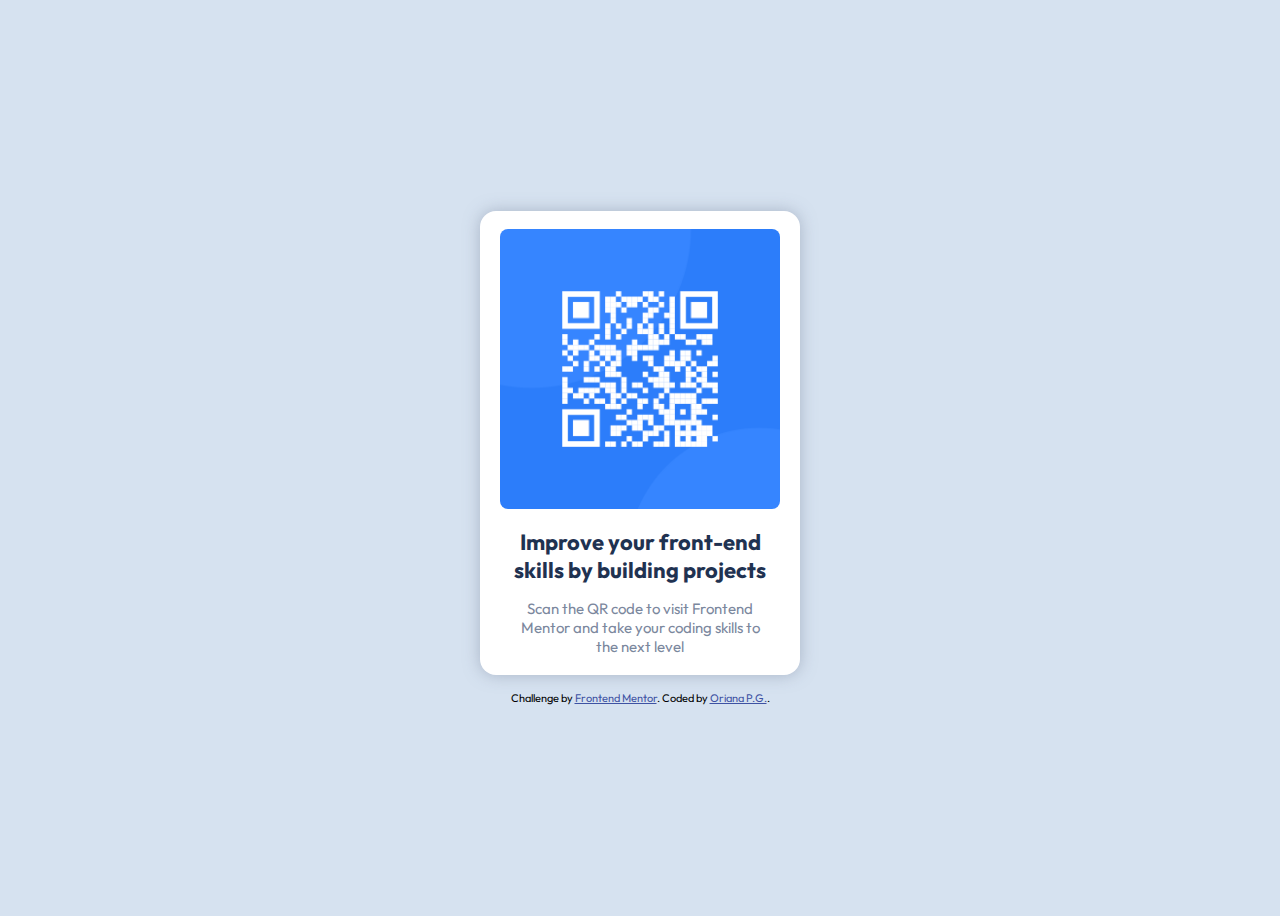
<file: index.html>
<!DOCTYPE html>
<html lang="en">
	<head>
		<meta charset="UTF-8" />
		<meta name="viewport" content="width=device-width, initial-scale=1.0" />
		<link
			rel="icon"
			type="image/png"
			sizes="32x32"
			href="./images/favicon-32x32.png"
		/>
		<link rel="stylesheet" href="./css/styles.css" />
		<title>Frontend Mentor | QR code component</title>
	</head>
	<body>
		<div class="card">
			<div class="qr">
				<img
					src="./images/image-qr-code.png"
					alt="Frontend Mentor QR code"
				/>
			</div>
			<div class="text">
				<h1>Improve your front-end skills by building projects</h1>
				<p>
					Scan the QR code to visit Frontend Mentor and take your
					coding skills to the next level
				</p>
			</div>
		</div>

		<div class="attribution">
			Challenge by
			<a
				href="https://www.frontendmentor.io?ref=challenge"
				target="_blank"
				>Frontend Mentor</a
			>. Coded by
			<a href="https://www.github.com/orianapg/">Oriana P.G.</a>.
		</div>
	</body>
</html>
</file>
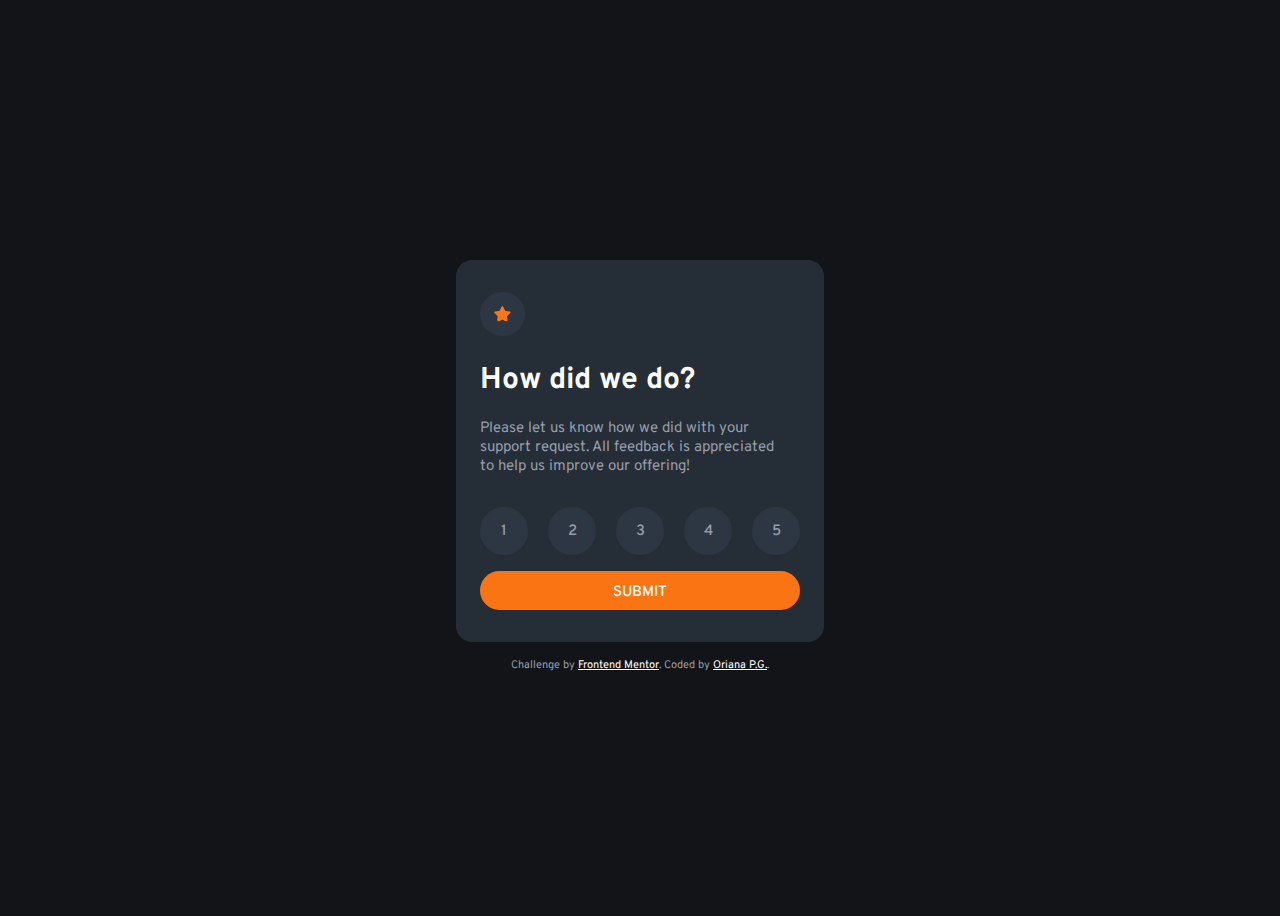
<file: InteractiveRatingComponent/index.html>
<!DOCTYPE html>
<html lang="en">

    <head>
        <meta charset="UTF-8">
        <meta name="viewport" content="width=device-width, initial-scale=1.0">
        <link rel="icon" type="image/png" sizes="32x32" href="./images/favicon-32x32.png">
        <link rel="stylesheet" href="./css/styles.css">
        <title>Frontend Mentor | Interactive rating component</title>
    </head>

    <body>
        <main>

            <!--Rating component-->
            <div class="rating">
                <svg class="star" width="17" height="16" xmlns="http://www.w3.org/2000/svg">
                    <path
                        d="m9.067.43 1.99 4.031c.112.228.33.386.58.422l4.45.647a.772.772 0 0 1 .427 1.316l-3.22 3.138a.773.773 0 0 0-.222.683l.76 4.431a.772.772 0 0 1-1.12.813l-3.98-2.092a.773.773 0 0 0-.718 0l-3.98 2.092a.772.772 0 0 1-1.119-.813l.76-4.431a.77.77 0 0 0-.222-.683L.233 6.846A.772.772 0 0 1 .661 5.53l4.449-.647a.772.772 0 0 0 .58-.422L7.68.43a.774.774 0 0 1 1.387 0Z"
                        fill="#FC7614" />
                </svg>
                <h1>How did we do?</h1>

                <p class="message">Please let us know how we did with your support request. All feedback is appreciated
                    to help us improve our offering!</p>

                <form>
                    <div class="selectRating">
                        <button class="choice">1</button>
                        <button class="choice">2</button>
                        <button class="choice">3</button>
                        <button class="choice">4</button>
                        <button class="choice">5</button>
                    </div>

                    <button class="submit">Submit</button>
                </form>
            </div>

            <!--Thank you component-->
            <div class="thankYou hidden">
                <svg class="sent" width="162" height="108" xmlns="http://www.w3.org/2000/svg">
                    <g fill="none">
                        <path
                            d="M30 93.744h-.044a23.456 23.456 0 0 1-1.61-.189.543.543 0 0 1 .155-1.076c.52.076 1.04.135 1.563.178a.538.538 0 0 1-.043 1.076l-.022.01Zm5.37-.205a.538.538 0 0 1-.08-1.076 19.51 19.51 0 0 0 1.54-.306.536.536 0 0 1 .645.403.538.538 0 0 1-.397.646c-.537.129-1.074.236-1.611.323l-.097.01Zm-12.137-1.312a.536.536 0 0 1-.183-.033 24.346 24.346 0 0 1-1.525-.608.539.539 0 0 1 .424-.99c.483.21.983.404 1.472.587a.538.538 0 0 1-.188 1.044Zm18.759-.829a.538.538 0 0 1-.242-1.022c.467-.226.934-.479 1.39-.742a.536.536 0 1 1 .538.93c-.478.275-.967.538-1.45.78a.536.536 0 0 1-.258.054h.022Zm-24.994-2.292a.536.536 0 0 1-.29-.08c-.457-.29-.913-.597-1.36-.91a.536.536 0 1 1 .612-.882c.436.307.876.597 1.322.883a.538.538 0 0 1-.284.99Zm30.772-1.544a.537.537 0 0 1-.408-.193.539.539 0 0 1 .06-.759l.117-.124c.355-.306.715-.624 1.074-.957a.537.537 0 1 1 .73.79c-.375.345-.74.673-1.106.985l-.123.102a.537.537 0 0 1-.344.156Zm-36.326-2.69a.537.537 0 0 1-.36-.14c-.402-.37-.8-.747-1.18-1.124a.539.539 0 0 1 .751-.769c.376.371.763.737 1.155 1.076a.538.538 0 0 1 .032.764.537.537 0 0 1-.398.194Zm41.305-2.21a.537.537 0 0 1-.398-.899c.355-.393.715-.79 1.074-1.2a.537.537 0 1 1 .806.71c-.365.415-.725.818-1.074 1.21a.537.537 0 0 1-.408.152v.026ZM6.724 79.723a.537.537 0 0 1-.424-.204 41.79 41.79 0 0 1-.989-1.308.539.539 0 0 1 .124-.753.536.536 0 0 1 .746.124c.312.425.629.85.962 1.27a.539.539 0 0 1-.42.871Zm50.579-2.383a.539.539 0 0 1-.419-.877c.338-.414.677-.828 1.015-1.253a.537.537 0 1 1 .838.672l-1.02 1.259a.537.537 0 0 1-.414.199ZM2.9 73.887a.537.537 0 0 1-.473-.312c-.257-.5-.499-1-.714-1.485a.539.539 0 0 1 .685-.72c.133.052.24.154.298.285.21.462.44.946.687 1.425a.539.539 0 0 1-.483.786v.021Zm58.753-2.028a.537.537 0 0 1-.424-.866l.988-1.275a.537.537 0 1 1 .848.656l-.988 1.275a.537.537 0 0 1-.424.188v.022ZM.682 67.286a.537.537 0 0 1-.537-.462A17.06 17.06 0 0 1 0 65.16a.538.538 0 1 1 1.074 0c.018.519.063 1.036.134 1.55a.539.539 0 0 1-.462.607l-.064-.032Zm65.24-.973a.537.537 0 0 1-.43-.867l.984-1.28a.536.536 0 0 1 .853.65l-.993 1.265a.537.537 0 0 1-.414.21v.022Zm88.49-2.96a.724.724 0 0 1-.15 0 .537.537 0 0 1-.366-.666c.134-.474.28-.99.424-1.544a.538.538 0 0 1 .655-.388.537.537 0 0 1 .382.662c-.145.538-.29 1.076-.43 1.565a.537.537 0 0 1-.515.372Zm-84.247-2.592a.536.536 0 0 1-.424-.867l.983-1.28a.54.54 0 1 1 .854.662l-.989 1.275a.537.537 0 0 1-.413.183l-.01.027Zm-68.924-.382a.536.536 0 0 1-.156 0 .538.538 0 0 1-.355-.673 21.47 21.47 0 0 1 .537-1.565.537.537 0 1 1 .994.403c-.193.49-.37.985-.537 1.474a.537.537 0 0 1-.473.334l-.01.027Zm154.782-3.863a.311.311 0 0 1-.102 0 .538.538 0 0 1-.43-.624c.097-.538.188-1.044.28-1.582a.545.545 0 1 1 1.073.178c-.09.538-.182 1.076-.279 1.614a.537.537 0 0 1-.542.414ZM74.46 55.209a.537.537 0 0 1-.424-.872l1.004-1.27a.537.537 0 1 1 .838.673l-.999 1.264a.537.537 0 0 1-.408.205h-.01ZM4.436 54.165a.539.539 0 0 1-.43-.855c.323-.436.666-.872 1.02-1.297a.537.537 0 1 1 .822.694 22.92 22.92 0 0 0-.977 1.237.537.537 0 0 1-.435.221Zm74.408-4.417a.539.539 0 0 1-.414-.877l1.026-1.248a.537.537 0 1 1 .843.667l-1.02 1.243a.537.537 0 0 1-.435.215Zm78.124-.161h-.043a.538.538 0 0 1-.494-.576c.043-.538.075-1.076.107-1.614a.538.538 0 0 1 .564-.538c.295.018.52.27.505.565a54.253 54.253 0 0 1-.107 1.614.538.538 0 0 1-.532.549ZM9.28 49.13a.537.537 0 0 1-.338-.958c.8-.646 1.316-.99 1.337-1.006a.536.536 0 0 1 .59.898s-.499.334-1.25.942a.536.536 0 0 1-.35.124h.011Zm74.075-4.74a.537.537 0 0 1-.403-.888c.35-.408.704-.817 1.074-1.22a.537.537 0 1 1 .806.71c-.355.403-.71.806-1.074 1.215a.537.537 0 0 1-.414.183h.01Zm73.742-1.797a.537.537 0 0 1-.537-.505 54.325 54.325 0 0 0-.118-1.614.54.54 0 1 1 1.074-.097c.048.538.091 1.076.118 1.614 0 .285-.221.52-.505.538l-.032.064Zm-69.064-3.416a.537.537 0 0 1-.392-.904c.365-.398.735-.79 1.106-1.178a.536.536 0 0 1 .779.737l-1.074 1.173a.537.537 0 0 1-.44.172h.02Zm68.092-3.502a.537.537 0 0 1-.537-.409 22.668 22.668 0 0 0-.408-1.533.539.539 0 0 1 1.03-.307c.151.538.296 1.05.425 1.587a.539.539 0 0 1-.398.651l-.112.01Zm-63.221-1.512a.537.537 0 0 1-.376-.92l1.165-1.13a.537.537 0 1 1 .763.76c-.387.365-.768.741-1.155 1.118a.537.537 0 0 1-.419.172h.022Zm5.14-4.745a.537.537 0 0 1-.355-.941l1.235-1.076a.539.539 0 1 1 .693.828c-.408.34-.817.689-1.225 1.039a.537.537 0 0 1-.37.15h.021Zm55.197-.575c-.247-.468-.505-.931-.779-1.378a.537.537 0 1 1 .918-.554c.285.463.537.947.811 1.431a.539.539 0 0 1-.478.791.537.537 0 0 1-.472-.29ZM103.5 25.055a.539.539 0 0 1-.322-.974c.44-.322.88-.634 1.32-.946a.537.537 0 0 1 .845.394.54.54 0 0 1-.227.488l-1.3.93a.536.536 0 0 1-.338.108h.022Zm46.132-1.56a.537.537 0 0 1-.381-.161c-.359-.359-.74-.717-1.144-1.076a.536.536 0 1 1 .709-.807c.408.36.81.742 1.197 1.135a.539.539 0 0 1 0 .759.537.537 0 0 1-.403.15h.022Zm-40.279-2.28a.537.537 0 0 1-.274-1.001c.473-.275.946-.538 1.418-.797a.54.54 0 0 1 .81.474.542.542 0 0 1-.273.468c-.467.253-.929.538-1.39.785a.536.536 0 0 1-.344.07h.053Zm34.737-1.894a.504.504 0 0 1-.258-.07c-.451-.248-.924-.49-1.407-.716a.539.539 0 0 1 .462-.974c.499.237.988.49 1.46.748a.538.538 0 0 1-.257 1.012Zm-28.49-1.195a.537.537 0 0 1-.2-1.038c.505-.204 1.01-.398 1.52-.581a.537.537 0 0 1 .366 1.011c-.495.178-.989.366-1.483.57a.536.536 0 0 1-.247.038h.043Zm22.045-1.452a.777.777 0 0 1-.156 0c-.505-.15-1.02-.29-1.53-.41a.553.553 0 0 1 .252-1.075c.537.129 1.074.269 1.611.425a.542.542 0 0 1-.15 1.076l-.027-.016Zm-15.456-.597a.537.537 0 0 1-.118-1.066c.537-.107 1.074-.21 1.61-.29a.543.543 0 0 1 .59.735.544.544 0 0 1-.423.34c-.537.082-1.036.178-1.557.286a.365.365 0 0 1-.102-.005Zm8.555-.603h-.038a32.41 32.41 0 0 0-1.579-.06.538.538 0 0 1 0-1.075c.537 0 1.074.027 1.638.06a.538.538 0 0 1-.032 1.075h.01Z"
                            fill="#E6E6E6" />
                        <path fill="#39475F" d="M119.847 100.221H58.146L70.332.793h55.025l5.747 7.601z" />
                        <path fill="#61728D" d="M113.172 100.221H51.465L63.651.793h61.706z" />
                        <path fill="#181F27" d="M110.132 81.354H58.576l8.791-71.695h51.557z" />
                        <path fill="#1E252E" d="m92.743 50.055 14.897.177-.29 2.308-14.607-.252z" />
                        <path fill="#39475F" d="m51.465 100.221 7.422 6.864 60.037.915.923-7.779z" />
                        <path
                            d="M99.096 29.058s2.572.183 3.888 5.03c1.316 4.847.865 18.377.865 18.377l-11.096-.177s-5.537-20.137 6.343-23.23Z"
                            fill="#2D394B" />
                        <path fill="#FC7614" d="M5.42 32.843 45.778 0l21.18 26.119L26.603 58.96z" />
                        <path fill="#FFF" d="M27.49 21.931 45.56 7.226l3.497 4.313-18.07 14.706z" />
                        <path
                            d="m25.272 45.175 5.338-4.345a2.772 2.772 0 0 1 3.902.404 2.781 2.781 0 0 1-.404 3.91l-5.338 4.344a2.772 2.772 0 0 1-3.903-.404 2.781 2.781 0 0 1 .405-3.91ZM37.33 35.365l16.89-13.743a2.772 2.772 0 0 1 3.902.404 2.781 2.781 0 0 1-.405 3.909L40.83 39.679a2.772 2.772 0 0 1-3.903-.404 2.781 2.781 0 0 1 .405-3.91Z"
                            fill="#FFF" opacity=".46" />
                        <ellipse fill="#FFF" opacity=".3" cx="17.937" cy="33.636" rx="3.673" ry="3.68" />
                        <ellipse fill="#FFF" opacity=".3" cx="21.664" cy="30.284" rx="3.673" ry="3.68" />
                        <path
                            d="M99.096 29.058s-5.838 2.103-3.803 18.581c1.493 12.073-3.55 28.056-11.004 28.25-7.454.193-21.202-.463-21.202-.463s7.159-18.56 5.676-34.145a14.786 14.786 0 0 1 .763-6.456c.87-2.373 2.487-4.842 5.494-5.245 6.004-.818 24.076-.522 24.076-.522Z"
                            fill="#BAD6FA" />
                        <path
                            d="m58.957 76.63 26.342-.537s-4.017-3.992-4.27-14.154l-36.234.538a31.494 31.494 0 0 0 2.841 7.531 12.547 12.547 0 0 0 11.32 6.623Z"
                            fill="#546F8D" />
                        <path fill="#2D394B" d="m78.21 14.834-.918 6.041h26.621l.806-6.041z" />
                        <path
                            d="M85.54 86.19c-2.872-2.517-7.416-2.022-9.446 1.222a4.955 4.955 0 0 0-.8 2.647c0 3.98 2.744 6.59 8.227 5.492 4.184-.839 5.779-6.073 2.02-9.36Z"
                            fill="#FFF" opacity=".48" />
                        <ellipse fill="#FC7614" cx="147.188" cy="81.542" rx="14.812" ry="14.837" />
                        <path
                            d="M73.731 35.75a.537.537 0 0 1-.038-1.076c.113 0 11.343-.828 17.363-.29a.54.54 0 0 1-.096 1.076c-5.908-.538-17.079.274-17.186.285l-.043.005Zm-.891 7.279a.538.538 0 0 1-.038-1.076c.113 0 11.342-.828 17.363-.29a.54.54 0 0 1-.097 1.076c-5.907-.538-17.073.28-17.185.285l-.043.005Zm-.102 7.564a.538.538 0 0 1-.043-1.076c.112 0 11.347-.829 17.362-.29a.54.54 0 0 1-.096 1.075c-5.908-.538-17.073.28-17.186.286l-.037.005Zm-.715 7.564a.537.537 0 0 1-.037-1.076c.112 0 11.342-.829 17.362-.285a.54.54 0 0 1-.096 1.076c-5.908-.538-17.073.28-17.186.285h-.043Z"
                            fill="#FFF" />
                    </g>
                </svg>

                <p class="selection">You selected <span id="selectedRating"></span> out of 5</p>

                <h1 class="thanks">Thank you!</h1>

                <p class="message center">We appreciate you taking the time to give a rating. If you ever need more
                    support, don't hesitate to get in touch!</p>
            </div>

        </main>

        <footer class="attribution">
            Challenge by <a href="https://www.frontendmentor.io?ref=challenge" target="_blank">Frontend Mentor</a>.
            Coded by <a href="https://www.linkedin.com/in/orianapg/">Oriana P.G.</a>.
        </footer>

        <script src="./js/index.js"></script>
    </body>

</html>
</file>
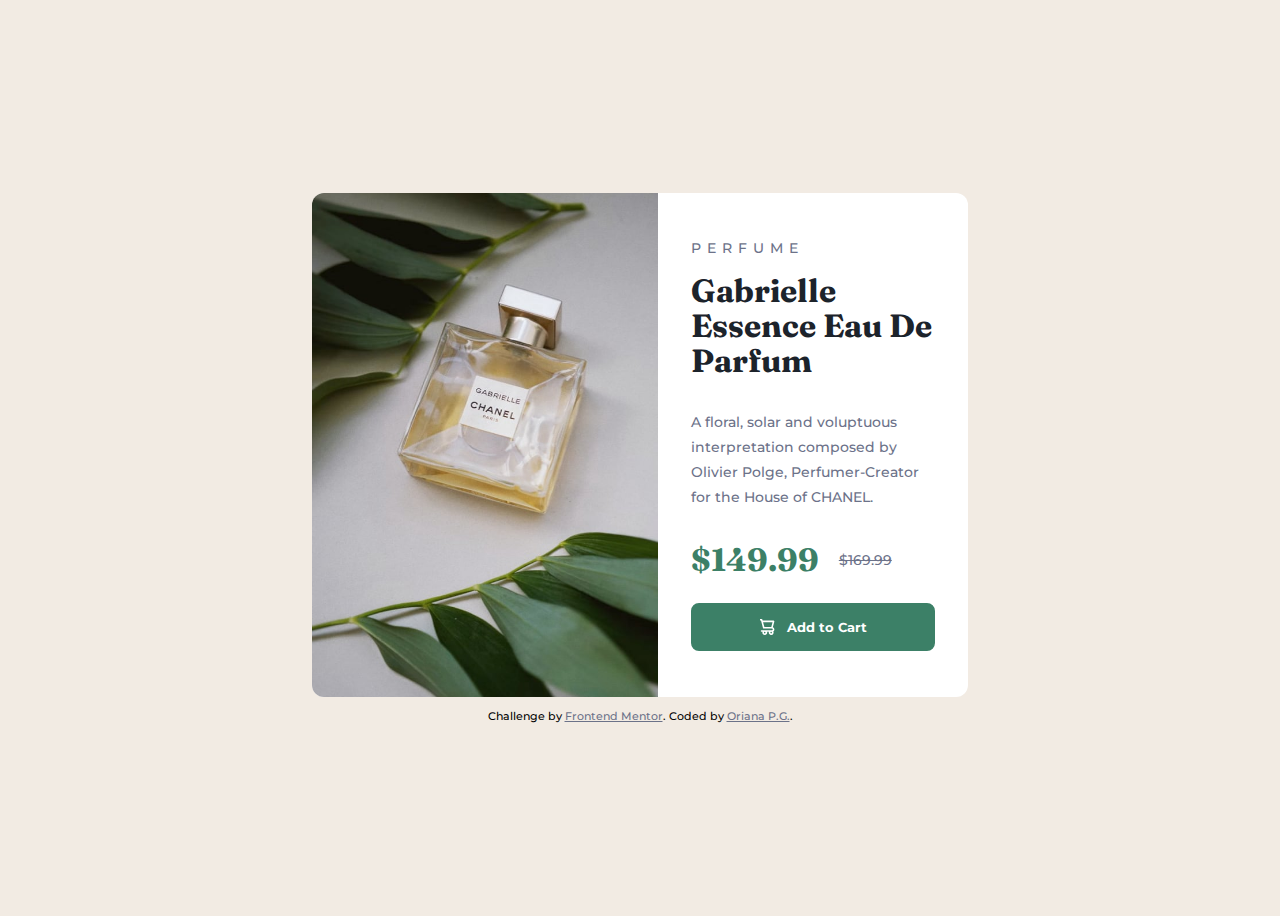
<file: ProductPreviewCardComponent/index.html>
<!DOCTYPE html>
<html lang="en">

    <head>
        <meta charset="UTF-8">
        <meta name="viewport" content="width=device-width, initial-scale=1.0">
        <link rel="icon" type="image/png" sizes="32x32" href="./images/favicon-32x32.png">
        <link rel="stylesheet" href="./css/styles.css">
        <title>Frontend Mentor | Product preview card component</title>
    </head>

    <body>

        <main>
            <picture>
                <source media="(min-width: 769px)" srcset="./images/image-product-desktop.jpg"
                    alt="Gabrielle Essence Eau De Parfum">
                <img src="./images/image-product-mobile.jpg" alt="Gabrielle Essence Eau De Parfum">
            </picture>


            <div class="info">
                <span class="perfume">PERFUME</span>

                <h1>Gabrielle Essence Eau De Parfum</h1>

                <p>A floral, solar and voluptuous interpretation composed by Olivier Polge,
                    Perfumer-Creator for the House of CHANEL.</p>

                <div class="prices">
                    <h1 class="discountedPrice">$149.99</h1>
                    <span><strike>$169.99</strike></span>
                </div>

                <button>
                    <svg width="15" height="16" xmlns="http://www.w3.org/2000/svg">
                        <path
                            d="M14.383 10.388a2.397 2.397 0 0 0-1.518-2.222l1.494-5.593a.8.8 0 0 0-.144-.695.8.8 0 0 0-.631-.28H2.637L2.373.591A.8.8 0 0 0 1.598 0H0v1.598h.983l1.982 7.4a.8.8 0 0 0 .799.59h8.222a.8.8 0 0 1 0 1.599H1.598a.8.8 0 1 0 0 1.598h.943a2.397 2.397 0 1 0 4.507 0h1.885a2.397 2.397 0 1 0 4.331-.376 2.397 2.397 0 0 0 1.12-2.021ZM11.26 7.99H4.395L3.068 3.196h9.477L11.26 7.991Zm-6.465 6.392a.8.8 0 1 1 0-1.598.8.8 0 0 1 0 1.598Zm6.393 0a.8.8 0 1 1 0-1.598.8.8 0 0 1 0 1.598Z"
                            fill="#FFF" />
                    </svg>
                    Add to Cart
                </button>
            </div>
        </main>

        <footer class="attribution">
            Challenge by
            <a href="https://www.frontendmentor.io?ref=challenge" target="_blank">Frontend Mentor</a>. Coded by
            <a href="https://www.github.com/orianapg/">Oriana P.G.</a>.
        </footer>
    </body>

</html>
</file>
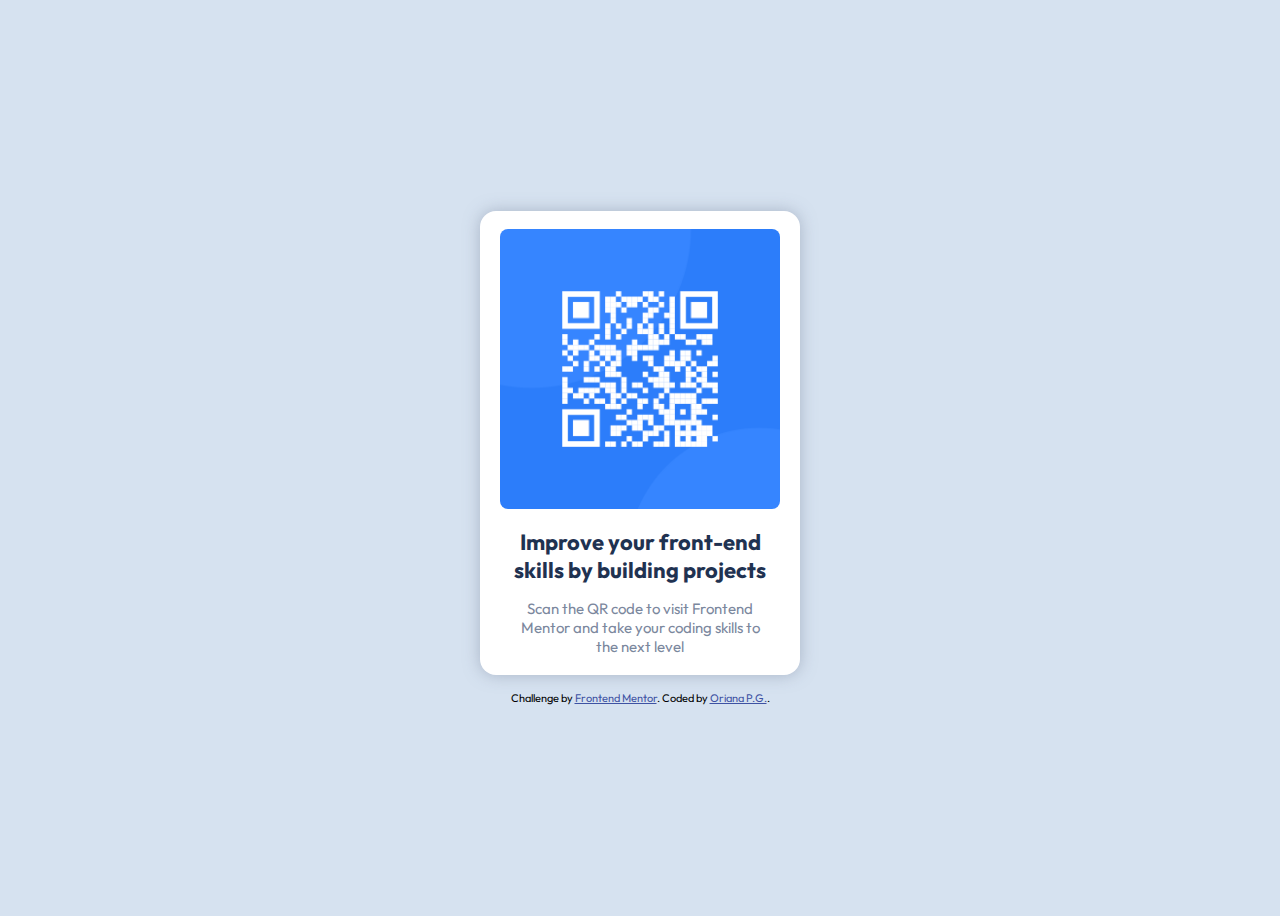
<file: QRCodeComponent/index.html>
<!DOCTYPE html>
<html lang="en">
	<head>
		<meta charset="UTF-8" />
		<meta name="viewport" content="width=device-width, initial-scale=1.0" />
		<link
			rel="icon"
			type="image/png"
			sizes="32x32"
			href="./images/favicon-32x32.png"
		/>
		<link rel="stylesheet" href="./css/styles.css" />
		<title>Frontend Mentor | QR code component</title>
	</head>
	<body>
		
		<main class="card">
			<div class="qr">
				<img
					src="./images/image-qr-code.png"
					alt="Frontend Mentor QR code"
				/>
			</div>
			<div class="text">
				<h1>Improve your front-end skills by building projects</h1>
				<p>
					Scan the QR code to visit Frontend Mentor and take your
					coding skills to the next level
				</p>
			</div>
		</main>

		<footer class="attribution">
			Challenge by
			<a
				href="https://www.frontendmentor.io?ref=challenge"
				target="_blank"
				>Frontend Mentor</a
			>. Coded by
			<a href="https://www.github.com/orianapg/">Oriana P.G.</a>.
		</footer>
	</body>
</html>
</file>
<file: css/styles.css>
@import url(https://fonts.googleapis.com/css?family=Outfit:100,200,300,regular,500,600,700,800,900);

:root {
	font-size: 15px;
}

body {
	font-family: Outfit;
	background-color: hsl(212, 45%, 89%);
	min-height: 100vh;
	display: flex;
	justify-content: center;
	align-items: center;
	flex-direction: column;
}

.attribution {
	margin-top: 16px;
	font-size: 11px;
	text-align: center;
}

.attribution a {
	color: hsl(228, 45%, 44%);
}

.card {
	height: auto;
	width: 320px;
	border-radius: 16px;
	background-color: hsl(0, 0%, 100%);
	box-shadow: 0px 0px 16px hsla(220, 15%, 55%, 0.5);
	display: flex;
	justify-content: center;
	align-items: center;
	flex-wrap: wrap;
	text-align: center;
}

img {
	width: 280px;
	border-radius: 8px;
	margin-top: 18px;
	display: flex;
}

.text {
	margin: 4px 32px;
}

h1 {
	font-weight: 700;
	font-size: 22px;
	color: hsl(218, 44%, 22%);
}

p {
	font-weight: 400;
	color: hsl(220, 15%, 55%);
}
</file>
<file: InteractiveRatingComponent/css/styles.css>
@import url(https://fonts.googleapis.com/css?family=Overpass:100,200,300,regular,500,600,700,800,900,100italic,200italic,300italic,italic,500italic,600italic,700italic,800italic,900italic);

:root {
    --orange: hsl(25, 97%, 53%);
    --white: hsl(0, 0%, 100%);
    --lightGrey: hsl(217, 12%, 63%);
    --mediumGrey: hsl(216, 12%, 54%);
    --mediumBlue: hsl(213, 19%, 22%);
    --darkBlue: hsl(213, 19%, 18%);
    --veryDarkBlue: hsl(216, 12%, 8%);
    --family: 'Overpass', sans-serif;
    --paragraph: 15px;
}

body {
    font-family: var(--family);
    font-size: var(--paragraph);
    font-weight: 400;
    background-color: var(--veryDarkBlue);
    color: var(--lightGrey);
    display: flex;
    align-items: center;
    justify-content: center;
    flex-direction: column;
    min-height: 100vh;
}

.rating,
.thankYou {
    background: var(--darkBlue);
    border-radius: 16px;
    padding: 32px 24px;
    width: 320px;
    margin: 16px 0;
}

.thankYou {
    display: flex;
    flex-direction: column;
    justify-content: center;
    align-items: center;
}

.star {
    background-color: var(--mediumBlue);
    padding: 14px;
    border-radius: 24px;
}

h1 {
    color: var(--white);
    font-weight: 700;
}

button {
    font-family: var(--family);
    font-size: var(--paragraph);
    font-weight: 500;
    cursor: pointer;
    transition: 0.3s;
}

.selectRating {
    width: 100%;
    display: flex;
    justify-content: space-between;
    padding: 16px 0;
}

.choice {
    background-color: var(--mediumBlue);
    color: var(--lightGrey);
    border: none;
    border-radius: 32px;
    width: 48px;
    height: 48px;
    text-align: center;
}

.choice:hover, .choice:focus {
    background-color: var(--lightGrey);
    color: var(--white);
}

.choice:active {
    background-color: var(--orange);
    color: var(--white);
}

.message {
    width: 300px;
}

.center {
    text-align: center;
}

.submit {
    background-color: var(--orange);
    color: var(--white);
    border: none;
    border-radius: 24px;
    text-transform: uppercase;
    padding: 12px 0 8px 0;
    width: 100%;
}

.submit:hover,
.submit:active {
    background-color: var(--white);
    color: var(--orange);
}

.selection {
    background-color: var(--mediumBlue);
    color: var(--orange);
    padding: 8px 16px;
    border-radius: 16px;
}

.hidden {
    display: none;
}

.thanks {
    margin: 6px;
}

.attribution {
    font-size: 11px;
    text-align: center;
}

.attribution a {
    color: var(--white);
}

.attribution a:hover {
    color: var(--lightGrey);
}
</file>
<file: ProductPreviewCardComponent/css/styles.css>
@import url(https://fonts.googleapis.com/css?family=Fraunces:100,200,300,regular,500,600,700,800,900,100italic,200italic,300italic,italic,500italic,600italic,700italic,800italic,900italic);
@import url(https://fonts.googleapis.com/css?family=Montserrat:100,200,300,regular,500,600,700,800,900,100italic,200italic,300italic,italic,500italic,600italic,700italic,800italic,900italic);

:root {
    --darkCyan: hsl(158, 36%, 37%);
    --darkerCyan: hsl(158, 36%, 17%);
    --cream: hsl(30, 38%, 92%);
    --veryDarkBlue: hsl(212, 21%, 14%);
    --darkGrayishBlue: hsl(228, 12%, 48%);
    --white: hsl(0, 0%, 100%);
    --paragraph: 14px;
}

body {
    font-family: 'Montserrat', sans-serif;
    font-weight: 500;
    background-color: var(--cream);
    min-height: 100vh;
    display: flex;
    justify-content: center;
    align-items: center;
    flex-direction: column;
}

main {
    display: flex;
    align-items: center;
    height: 56vh;
    max-width: 692px;
    border-radius: 12px;
    background-color: var(--white);
    object-fit: contain;
    overflow: hidden;
}

source,
img {
    max-width: 346px;
}

.info {
    flex-wrap: wrap;
    max-width: 310px;
    padding: 3.5% 5%;
    display: flex;
    flex-direction: column;
    justify-content: space-between;
}

.perfume {
    letter-spacing: 6px;
}

h1 {
    font-family: 'Fraunces', serif;
    font-weight: 700;
    color: var(--veryDarkBlue);
    margin: 16px 0;
    line-height: 35px;
}

.prices {
    display: flex;
    align-items: center;
    margin-bottom: 10px;
}

.discountedPrice {
    color: var(--darkCyan);
    display: inline;
    padding-right: 12px;
}

p,
span {
    font-size: var(--paragraph);
    color: var(--darkGrayishBlue);
}

p {
    line-height: 25px;
    margin: 16px 0;
}

strike {
    padding-left: 8px;
}

button {
    font-family: 'Montserrat', sans-serif;
    font-weight: 700;
    background-color: var(--darkCyan);
    color: hsl(0, 0%, 100%);
    border-radius: 8px;
    border: 2px solid var(--darkCyan);
    display: flex;
    align-items: center;
    justify-content: center;
    width: 100%;
    height: 48px;
    padding: 8px;
}

button:hover,
button:active {
    background-color: var(--darkerCyan);
    border: 2px solid var(--darkerCyan);
    cursor: pointer;
}

svg {
    padding-right: 12px;
}

.attribution {
    padding-top: 12px;
    font-size: 11px;
    text-align: center;
}

.attribution a {
    color: var(--darkGrayishBlue);
}

.attribution a:hover {
    color: var(--veryDarkBlue);
}

@media (max-width: 768px) {
    main {
        flex-direction: column;
        height: fit-content;
        width: 90vw;
    }

    picture {
        object-fit: cover;
    }

    source,
    img {
        width: 90vw;
        max-width: 768px;
    }

    .info {
        padding: 22px;
        max-width: 768px;
    }

    h1 {
        margin: 8px 0;
    }

    p {
        margin: 8px 0;
    }
}
</file>
<file: QRCodeComponent/css/styles.css>
@import url(https://fonts.googleapis.com/css?family=Outfit:100,200,300,regular,500,600,700,800,900);

:root {
	font-size: 15px;
}

body {
	font-family: Outfit;
	background-color: hsl(212, 45%, 89%);
	min-height: 100vh;
	display: flex;
	justify-content: center;
	align-items: center;
	flex-direction: column;
}

.attribution {
	margin-top: 16px;
	font-size: 11px;
	text-align: center;
}

.attribution a {
	color: hsl(228, 45%, 44%);
}

.card {
	height: auto;
	width: 320px;
	border-radius: 16px;
	background-color: hsl(0, 0%, 100%);
	box-shadow: 0px 0px 16px hsla(220, 15%, 55%, 0.5);
	display: flex;
	justify-content: center;
	align-items: center;
	flex-wrap: wrap;
	text-align: center;
}

img {
	width: 280px;
	border-radius: 8px;
	margin-top: 18px;
	display: flex;
}

.text {
	margin: 4px 32px;
}

h1 {
	font-weight: 700;
	font-size: 22px;
	color: hsl(218, 44%, 22%);
}

p {
	font-weight: 400;
	color: hsl(220, 15%, 55%);
}
</file>
